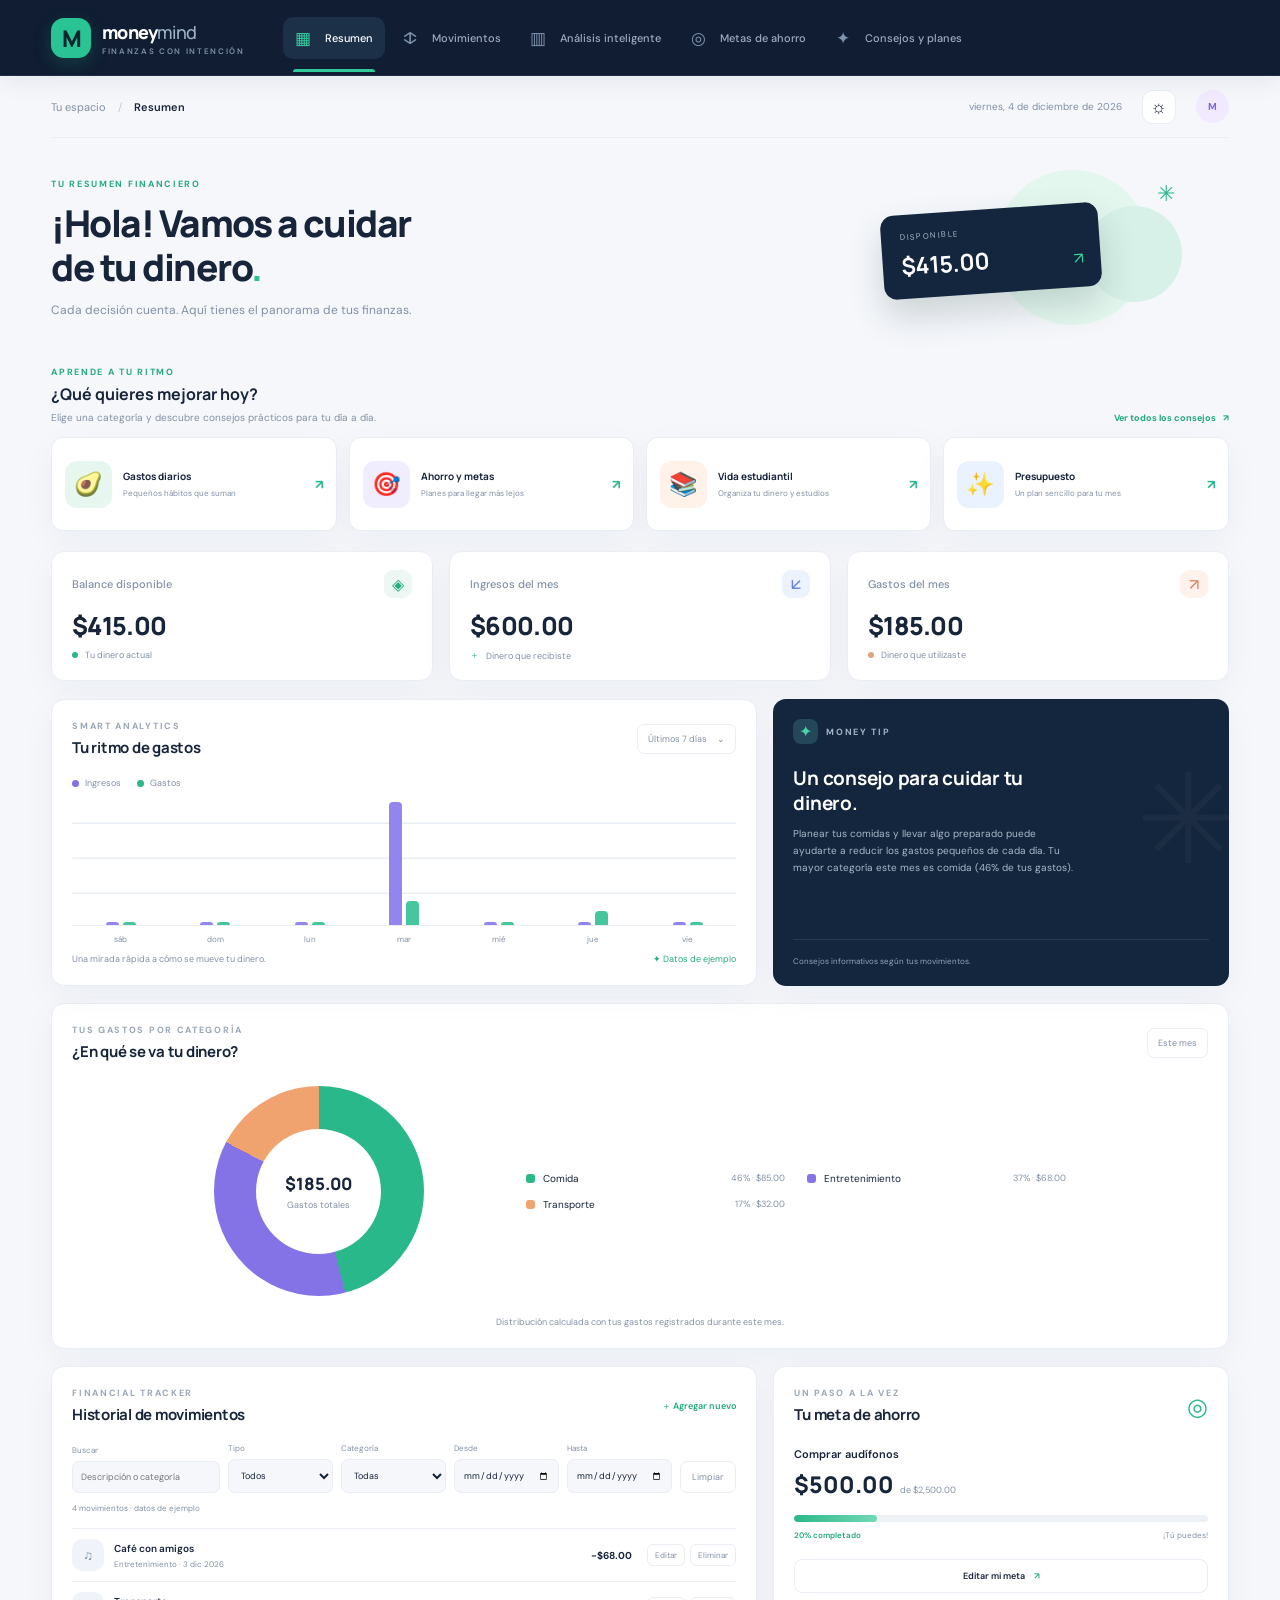
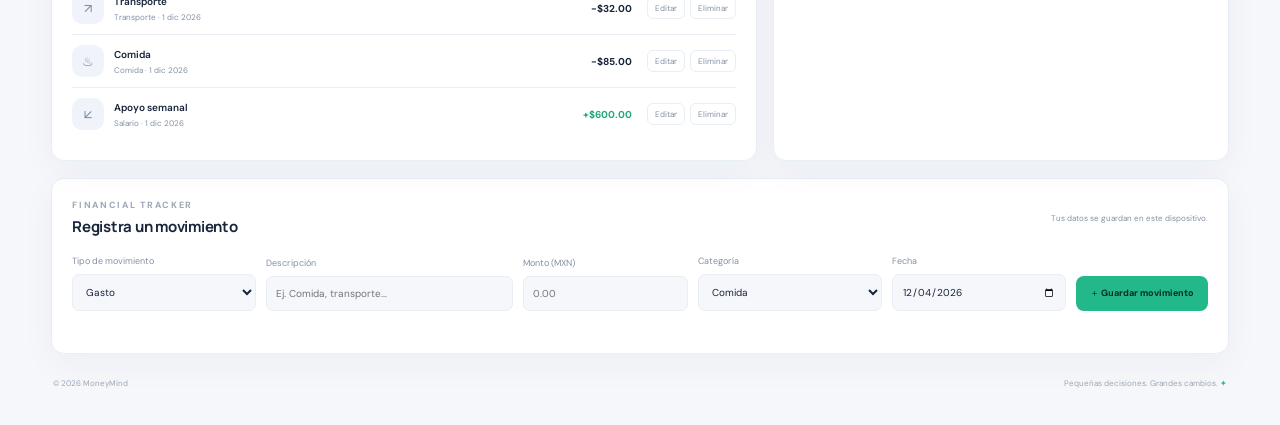
<file: index.html>
<!DOCTYPE html>
<html lang="es">
<head>
  <meta charset="UTF-8">
  <meta name="viewport" content="width=device-width, initial-scale=1.0">
  <meta name="theme-color" content="#101b2d">
  <meta name="description" content="MoneyMind: entiende tus hábitos y toma el control de tu dinero.">
  <title>MoneyMind — Tu dinero, bajo control</title>
  <link rel="preconnect" href="https://fonts.googleapis.com">
  <link rel="preconnect" href="https://fonts.gstatic.com" crossorigin>
  <link href="https://fonts.googleapis.com/css2?family=DM+Sans:wght@400;500;600;700&family=Manrope:wght@400;500;600;700;800&display=swap" rel="stylesheet">
  <link rel="stylesheet" href="css/styles.css">
</head>
<body>
  <div class="app-shell">
    <aside class="sidebar" id="sidebar">
      <a class="brand" href="#" aria-label="MoneyMind inicio">
        <span class="brand-mark">M</span>
        <span>money<span class="brand-light">mind</span><small>FINANZAS CON INTENCIÓN</small></span>
      </a>
      <div class="side-label">MENÚ PRINCIPAL</div>
      <nav class="nav-list" aria-label="Navegación principal">
        <a class="nav-item active" href="#overview"><span class="nav-icon">▦</span>Resumen <span class="nav-current"></span></a>
        <a class="nav-item" href="#transactions"><span class="nav-icon">↕</span>Movimientos</a>
        <a class="nav-item" href="#analytics"><span class="nav-icon">▥</span>Análisis inteligente</a>
        <a class="nav-item" href="#goals"><span class="nav-icon">◎</span>Metas de ahorro</a>
        <a class="nav-item" href="consejos.html"><span class="nav-icon">✦</span>Consejos y planes</a>
      </nav>
      <div class="sidebar-bottom">
        <div class="tip-card">
          <span class="tip-spark">✦</span>
          <p>Un pequeño hábito hoy puede cambiar tu futuro.</p>
          <span>— MoneyMind</span>
        </div>
        <div class="profile">
          <div class="avatar">MM</div>
          <div><strong>Mi espacio</strong><small>Cuenta personal</small></div>
          <span class="profile-dots">···</span>
        </div>
      </div>
    </aside>

    <main class="main-content" id="overview">
      <header class="topbar">
        <button class="mobile-menu" id="mobileMenu" aria-label="Abrir menú">☰</button>
        <div class="breadcrumb">Tu espacio <span>/</span> <strong>Resumen</strong></div>
        <div class="top-actions">
          <span class="date-label" id="todayLabel"></span>
          <button class="icon-button theme-toggle" id="themeToggle" aria-label="Cambiar tema" title="Cambiar tema">☼</button>
          <div class="top-avatar">M</div>
        </div>
      </header>

      <section class="welcome-row">
        <div>
          <p class="eyebrow">TU RESUMEN FINANCIERO</p>
          <h1>¡Hola! Vamos a cuidar<br class="desktop-break"> de tu dinero<span class="accent-dot">.</span></h1>
          <p class="welcome-subtitle">Cada decisión cuenta. Aquí tienes el panorama de tus finanzas.</p>
        </div>
        <div class="welcome-art" aria-hidden="true">
          <div class="art-circle circle-one"></div><div class="art-circle circle-two"></div>
          <div class="art-card"><span>DISPONIBLE</span><strong id="artBalance">$0.00</strong><i>↗</i></div>
          <span class="art-star">✳</span>
        </div>
      </section>


      <section class="explore-section" aria-label="Explora tus finanzas">
        <div class="explore-heading"><div><p class="eyebrow">APRENDE A TU RITMO</p><h2>¿Qué quieres mejorar hoy?</h2><p>Elige una categoría y descubre consejos prácticos para tu día a día.</p></div><a class="explore-all" href="consejos.html">Ver todos los consejos <span>↗</span></a></div>
        <div class="explore-grid">
          <a class="explore-card explore-food" href="consejos.html#comida"><span class="explore-visual">🥑</span><span><strong>Gastos diarios</strong><small>Pequeños hábitos que suman</small></span><b>↗</b></a>
          <a class="explore-card explore-goals" href="consejos.html#ahorro"><span class="explore-visual">🎯</span><span><strong>Ahorro y metas</strong><small>Planes para llegar más lejos</small></span><b>↗</b></a>
          <a class="explore-card explore-study" href="consejos.html#estudios"><span class="explore-visual">📚</span><span><strong>Vida estudiantil</strong><small>Organiza tu dinero y estudios</small></span><b>↗</b></a>
          <a class="explore-card explore-well" href="consejos.html#presupuesto"><span class="explore-visual">✨</span><span><strong>Presupuesto</strong><small>Un plan sencillo para tu mes</small></span><b>↗</b></a>
        </div>
      </section>

      <section class="summary-grid" aria-label="Resumen de finanzas">
        <article class="summary-card balance-card">
          <div class="card-top"><span>Balance disponible</span><span class="metric-icon">◈</span></div>
          <div class="metric-value" id="balanceValue">$0.00</div>
          <div class="metric-foot"><span class="status-dot"></span><span>Tu dinero actual</span></div>
        </article>
        <article class="summary-card">
          <div class="card-top"><span>Ingresos del mes</span><span class="metric-icon income-icon">↙</span></div>
          <div class="metric-value" id="incomeValue">$0.00</div>
          <div class="metric-foot"><span class="positive">＋</span><span>Dinero que recibiste</span></div>
        </article>
        <article class="summary-card">
          <div class="card-top"><span>Gastos del mes</span><span class="metric-icon expense-icon">↗</span></div>
          <div class="metric-value" id="expenseValue">$0.00</div>
          <div class="metric-foot"><span class="neutral-dot"></span><span>Dinero que utilizaste</span></div>
        </article>
      </section>

      <section class="content-grid">
        <article class="panel chart-panel" id="analytics">
          <div class="panel-heading">
            <div><p class="eyebrow">SMART ANALYTICS</p><h2>Tu ritmo de gastos</h2></div>
            <span class="period-pill">Últimos 7 días <span>⌄</span></span>
          </div>
          <div class="chart-legend"><span><i class="legend-dot income-legend"></i>Ingresos</span><span><i class="legend-dot expense-legend"></i>Gastos</span></div>
          <div class="chart" id="weeklyChart" aria-label="Gráfica de ingresos y gastos de los últimos siete días"></div>
          <div class="chart-foot"><span>Una mirada rápida a cómo se mueve tu dinero.</span><span class="chart-insight" id="dataStatus">✦ Datos de ejemplo</span></div>
        </article>

        <article class="panel insight-panel">
          <div class="insight-heading"><span class="insight-icon">✦</span><span class="eyebrow">MONEY TIP</span></div>
          <h2>Un consejo para cuidar tu dinero.</h2>
          <p id="insightText">Registra tus movimientos para descubrir en qué estás gastando más y encontrar oportunidades para ahorrar.</p>
          <div class="insight-bottom"><span>Consejos informativos según tus movimientos.</span></div>
        </article>
      </section>


      <section class="panel category-panel" id="categoryBreakdown">
        <div class="panel-heading">
          <div><p class="eyebrow">TUS GASTOS POR CATEGORÍA</p><h2>¿En qué se va tu dinero?</h2></div>
          <span class="period-pill">Este mes</span>
        </div>
        <div class="pie-layout">
          <div class="expense-pie" id="expensePie" role="img" aria-label="Distribución de gastos por categoría">
            <div class="pie-center"><strong id="pieTotal">$0.00</strong><span>Gastos totales</span></div>
          </div>
          <div class="pie-legend" id="pieLegend"></div>
        </div>
        <p class="pie-note" id="pieNote">La gráfica mostrará tus gastos cuando registres movimientos.</p>
      </section>

      <section class="lower-grid">
        <article class="panel transactions-panel" id="transactions">
          <div class="panel-heading">
            <div><p class="eyebrow">FINANCIAL TRACKER</p><h2>Historial de movimientos</h2></div>
            <a class="text-link" href="#addTransaction">＋ Agregar nuevo</a>
          </div>
          <div class="history-filters" aria-label="Filtros del historial">
            <label>Buscar<input id="searchFilter" type="search" placeholder="Descripción o categoría"></label>
            <label>Tipo<select id="typeFilter"><option value="all">Todos</option><option value="income">Ingresos</option><option value="expense">Gastos</option></select></label>
            <label>Categoría<select id="categoryFilter"><option value="all">Todas</option><option>Comida</option><option>Transporte</option><option>Educación</option><option>Entretenimiento</option><option>Compras</option><option>Salud</option><option>Salario</option><option>Otros</option></select></label>
            <label>Desde<input id="startDateFilter" type="date"></label>
            <label>Hasta<input id="endDateFilter" type="date"></label>
            <button class="filter-reset" id="resetFilters" type="button">Limpiar</button>
          </div>
          <div class="history-count" id="historyCount" aria-live="polite"></div>
          <div class="transaction-list" id="transactionList"></div>
          <div class="empty-state hidden" id="emptyTransactions">No hay movimientos que coincidan con los filtros.</div>
        </article>

        <article class="panel goal-panel" id="goals">
          <div class="panel-heading"><div><p class="eyebrow">UN PASO A LA VEZ</p><h2>Tu meta de ahorro</h2></div><span class="goal-symbol">◎</span></div>
          <div class="goal-name" id="goalName">Mi primera meta</div>
          <div class="goal-amount"><strong id="goalCurrent">$0</strong><span>de <span id="goalTarget">$2,500</span></span></div>
          <div class="progress-track"><div class="progress-fill" id="goalProgress"></div></div>
          <div class="goal-foot"><span id="goalPercent">0% completado</span><span>¡Tú puedes!</span></div>
          <button class="outline-button" id="editGoal">Editar mi meta <span>↗</span></button>
        </article>
      </section>

      <section class="panel add-panel" id="addTransaction">
        <div class="panel-heading">
          <div><p class="eyebrow">FINANCIAL TRACKER</p><h2>Registra un movimiento</h2></div>
          <span class="form-note">Tus datos se guardan en este dispositivo.</span>
        </div>
        <form id="transactionForm" class="transaction-form">
          <label>Tipo de movimiento<select id="type" required><option value="expense">Gasto</option><option value="income">Ingreso</option></select></label>
          <label>Descripción<input id="description" type="text" placeholder="Ej. Comida, transporte..." maxlength="50" required></label>
          <label>Monto (MXN)<input id="amount" type="number" min="0.01" step="0.01" placeholder="0.00" required></label>
          <label>Categoría<select id="category" required><option>Comida</option><option>Transporte</option><option>Educación</option><option>Entretenimiento</option><option>Compras</option><option>Salud</option><option>Salario</option><option>Otros</option></select></label>
          <label>Fecha<input id="transactionDate" type="date" required></label>
          <div class="form-actions"><button class="primary-button" id="submitTransaction" type="submit">＋ Guardar movimiento</button><button class="cancel-button hidden" id="cancelEdit" type="button">Cancelar</button></div>
        </form>
        <p class="form-feedback" id="formFeedback" role="status"></p>
      </section>

      <footer class="footer"><span>© 2026 MoneyMind</span><span>Pequeñas decisiones. Grandes cambios. <b>✦</b></span></footer>
    </main>
  </div>
  <script src="js/app.js"></script>
</body>
</html>
</file>
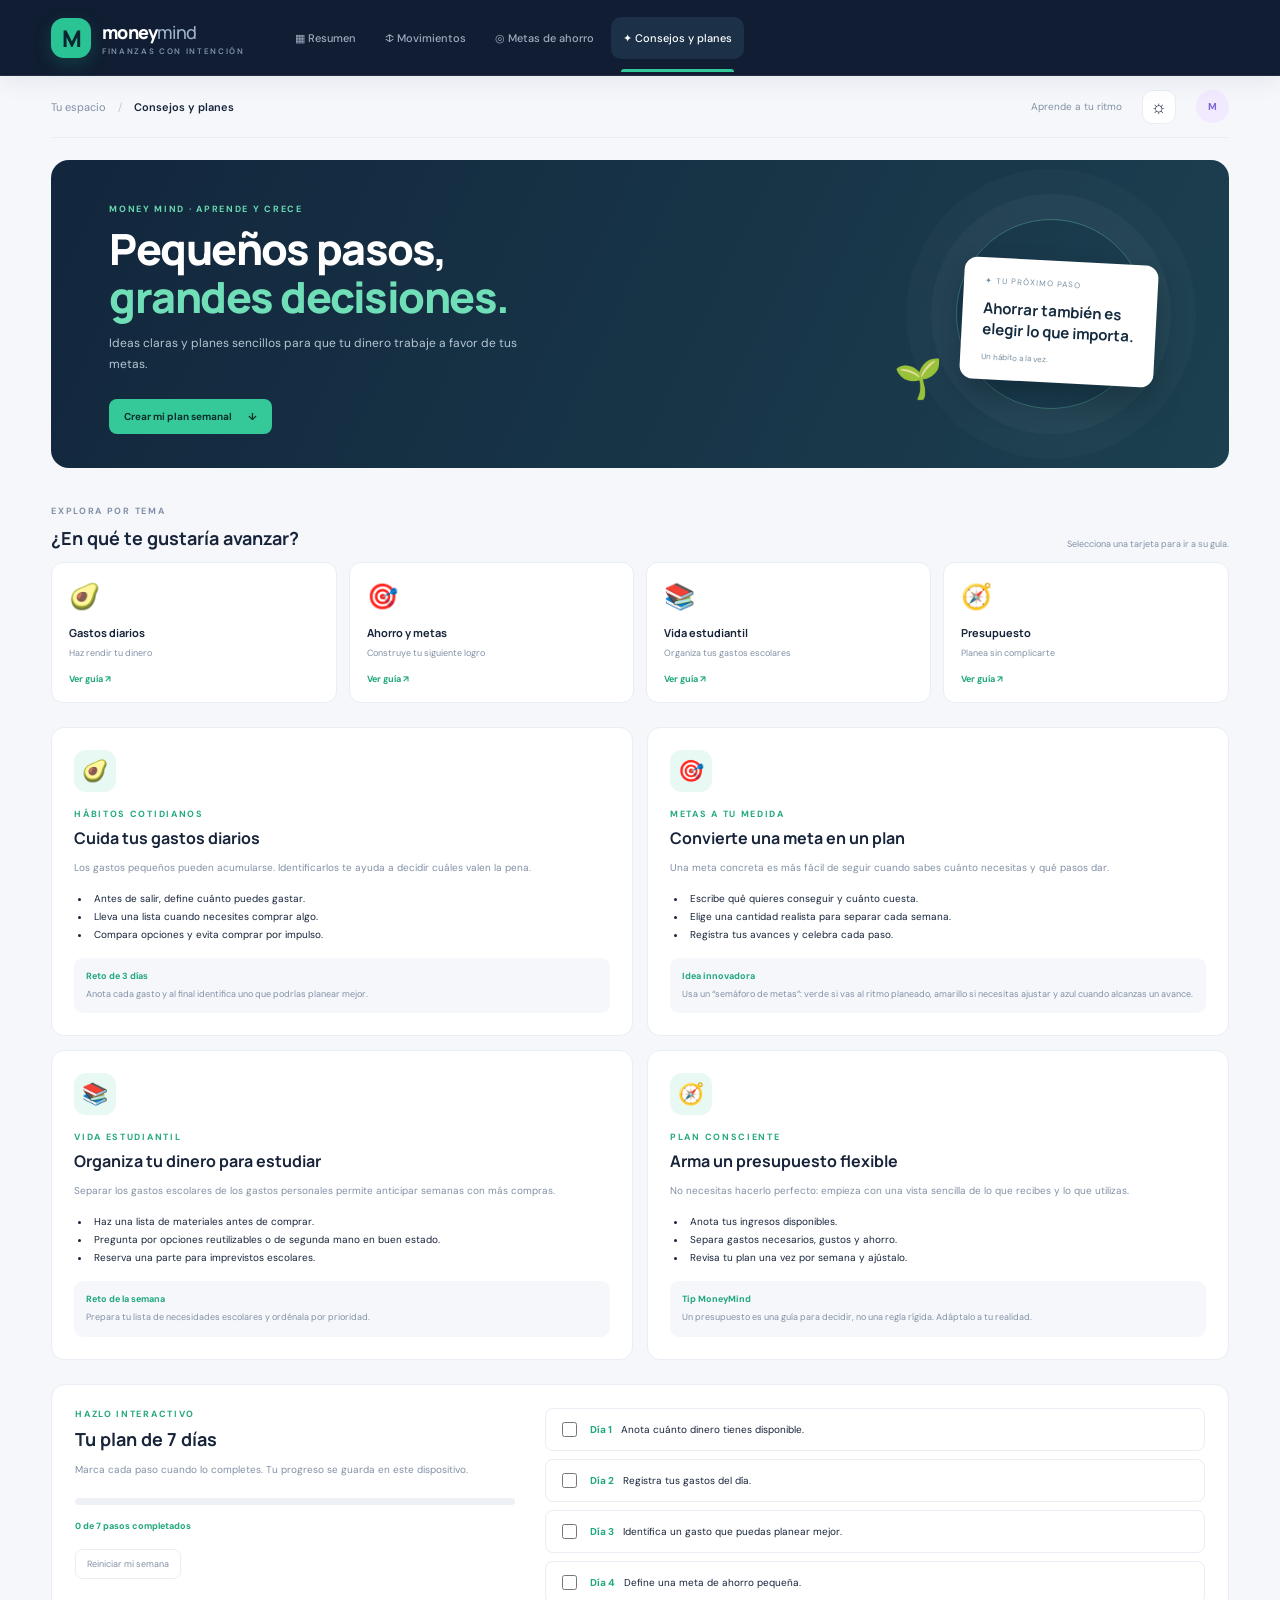
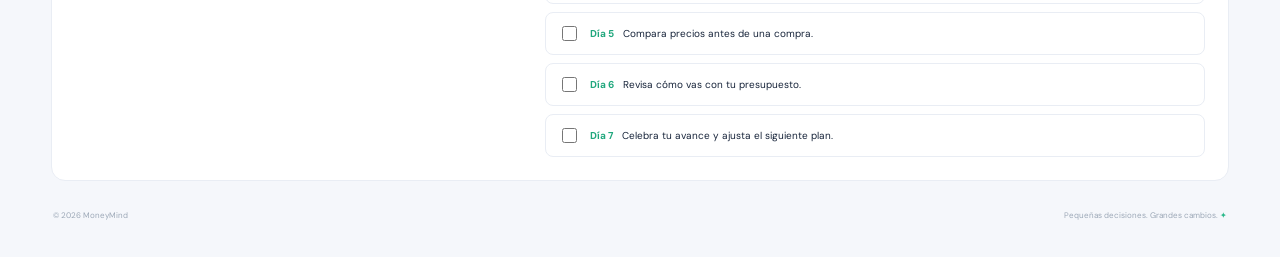
<file: consejos.html>
<!DOCTYPE html>
<html lang="es">
<head>
  <meta charset="UTF-8"><meta name="viewport" content="width=device-width, initial-scale=1.0">
  <meta name="theme-color" content="#101b2d"><meta name="description" content="Consejos y planes sencillos para aprender a administrar tu dinero con MoneyMind.">
  <title>Consejos y planes — MoneyMind</title>
  <link rel="preconnect" href="https://fonts.googleapis.com"><link rel="preconnect" href="https://fonts.gstatic.com" crossorigin>
  <link href="https://fonts.googleapis.com/css2?family=DM+Sans:wght@400;500;600;700&family=Manrope:wght@400;500;600;700;800&display=swap" rel="stylesheet">
  <link rel="stylesheet" href="css/styles.css">
</head>
<body>
  <div class="app-shell">
    <header class="sidebar tips-header">
      <a class="brand" href="index.html" aria-label="MoneyMind inicio"><span class="brand-mark">M</span><span>money<span class="brand-light">mind</span><small>FINANZAS CON INTENCIÓN</small></span></a>
      <button class="mobile-menu" id="tipsMenu" aria-label="Abrir menú">☰</button>
      <nav class="nav-list" aria-label="Navegación principal"><a class="nav-item" href="index.html">▦ Resumen</a><a class="nav-item" href="index.html#transactions">↕ Movimientos</a><a class="nav-item" href="index.html#goals">◎ Metas de ahorro</a><a class="nav-item active" href="consejos.html">✦ Consejos y planes</a></nav>
    </header>
    <main class="main-content tips-main">
      <header class="topbar"><div class="breadcrumb"><a href="index.html">Tu espacio</a> <span>/</span> <strong>Consejos y planes</strong></div><div class="top-actions"><span class="date-label">Aprende a tu ritmo</span><button class="icon-button" id="themeToggle" aria-label="Cambiar tema">☼</button><div class="top-avatar">M</div></div></header>
      <section class="tips-hero"><div><p class="eyebrow">MONEY MIND · APRENDE Y CRECE</p><h1>Pequeños pasos,<br><span>grandes decisiones.</span></h1><p>Ideas claras y planes sencillos para que tu dinero trabaje a favor de tus metas.</p><a class="hero-link" href="#plan-semanal">Crear mi plan semanal <b>↓</b></a></div><div class="tips-hero-art"><div class="hero-orbit"></div><div class="hero-note"><span>✦ TU PRÓXIMO PASO</span><strong>Ahorrar también es<br>elegir lo que importa.</strong><small>Un hábito a la vez.</small></div><span class="hero-emoji">🌱</span></div></section>
      <section class="tips-section"><div class="tips-section-heading"><div><p class="eyebrow">EXPLORA POR TEMA</p><h2>¿En qué te gustaría avanzar?</h2></div><span>Selecciona una tarjeta para ir a su guía.</span></div><div class="topic-grid"><a href="#comida" class="topic-card"><span>🥑</span><strong>Gastos diarios</strong><small>Haz rendir tu dinero</small><b>Ver guía ↗</b></a><a href="#ahorro" class="topic-card"><span>🎯</span><strong>Ahorro y metas</strong><small>Construye tu siguiente logro</small><b>Ver guía ↗</b></a><a href="#estudios" class="topic-card"><span>📚</span><strong>Vida estudiantil</strong><small>Organiza tus gastos escolares</small><b>Ver guía ↗</b></a><a href="#presupuesto" class="topic-card"><span>🧭</span><strong>Presupuesto</strong><small>Planea sin complicarte</small><b>Ver guía ↗</b></a></div></section>
      <section class="guide-grid">
        <article class="guide-card" id="comida"><div class="guide-icon">🥑</div><p class="eyebrow">HÁBITOS COTIDIANOS</p><h2>Cuida tus gastos diarios</h2><p>Los gastos pequeños pueden acumularse. Identificarlos te ayuda a decidir cuáles valen la pena.</p><ul><li>Antes de salir, define cuánto puedes gastar.</li><li>Lleva una lista cuando necesites comprar algo.</li><li>Compara opciones y evita comprar por impulso.</li></ul><div class="mini-challenge"><strong>Reto de 3 días</strong><span>Anota cada gasto y al final identifica uno que podrías planear mejor.</span></div></article>
        <article class="guide-card" id="ahorro"><div class="guide-icon">🎯</div><p class="eyebrow">METAS A TU MEDIDA</p><h2>Convierte una meta en un plan</h2><p>Una meta concreta es más fácil de seguir cuando sabes cuánto necesitas y qué pasos dar.</p><ul><li>Escribe qué quieres conseguir y cuánto cuesta.</li><li>Elige una cantidad realista para separar cada semana.</li><li>Registra tus avances y celebra cada paso.</li></ul><div class="mini-challenge"><strong>Idea innovadora</strong><span>Usa un “semáforo de metas”: verde si vas al ritmo planeado, amarillo si necesitas ajustar y azul cuando alcanzas un avance.</span></div></article>
        <article class="guide-card" id="estudios"><div class="guide-icon">📚</div><p class="eyebrow">VIDA ESTUDIANTIL</p><h2>Organiza tu dinero para estudiar</h2><p>Separar los gastos escolares de los gastos personales permite anticipar semanas con más compras.</p><ul><li>Haz una lista de materiales antes de comprar.</li><li>Pregunta por opciones reutilizables o de segunda mano en buen estado.</li><li>Reserva una parte para imprevistos escolares.</li></ul><div class="mini-challenge"><strong>Reto de la semana</strong><span>Prepara tu lista de necesidades escolares y ordénala por prioridad.</span></div></article>
        <article class="guide-card" id="presupuesto"><div class="guide-icon">🧭</div><p class="eyebrow">PLAN CONSCIENTE</p><h2>Arma un presupuesto flexible</h2><p>No necesitas hacerlo perfecto: empieza con una vista sencilla de lo que recibes y lo que utilizas.</p><ul><li>Anota tus ingresos disponibles.</li><li>Separa gastos necesarios, gustos y ahorro.</li><li>Revisa tu plan una vez por semana y ajústalo.</li></ul><div class="mini-challenge"><strong>Tip MoneyMind</strong><span>Un presupuesto es una guía para decidir, no una regla rígida. Adáptalo a tu realidad.</span></div></article>
      </section>
      <section class="weekly-plan" id="plan-semanal"><div class="plan-copy"><p class="eyebrow">HAZLO INTERACTIVO</p><h2>Tu plan de 7 días</h2><p>Marca cada paso cuando lo completes. Tu progreso se guarda en este dispositivo.</p><div class="plan-progress"><div class="progress-track"><div class="progress-fill" id="planProgress"></div></div><strong id="planCount">0 de 7 pasos</strong></div><button class="reset-plan" id="resetPlan">Reiniciar mi semana</button></div><div class="plan-checklist" id="planChecklist"><label><input type="checkbox"><span><b>Día 1</b> Anota cuánto dinero tienes disponible.</span></label><label><input type="checkbox"><span><b>Día 2</b> Registra tus gastos del día.</span></label><label><input type="checkbox"><span><b>Día 3</b> Identifica un gasto que puedas planear mejor.</span></label><label><input type="checkbox"><span><b>Día 4</b> Define una meta de ahorro pequeña.</span></label><label><input type="checkbox"><span><b>Día 5</b> Compara precios antes de una compra.</span></label><label><input type="checkbox"><span><b>Día 6</b> Revisa cómo vas con tu presupuesto.</span></label><label><input type="checkbox"><span><b>Día 7</b> Celebra tu avance y ajusta el siguiente plan.</span></label></div></section>
      <footer class="footer"><span>© 2026 MoneyMind</span><span>Pequeñas decisiones. Grandes cambios. <b>✦</b></span></footer>
    </main>
  </div>
  <style>
    .tips-hero{margin:22px 0 28px;padding:34px clamp(22px,5vw,58px);border-radius:18px;background:linear-gradient(115deg,#12263c,#1c4050);color:#fff;display:flex;align-items:center;justify-content:space-between;overflow:hidden;min-height:260px}.tips-hero .eyebrow{color:#69d8b1}.tips-hero h1{font:800 clamp(29px,4vw,43px)/1.12 Manrope;margin:10px 0;letter-spacing:-1.5px}.tips-hero h1 span{color:#70dfb8}.tips-hero p:not(.eyebrow){font-size:12px;line-height:1.7;color:#b4c7d3;max-width:430px}.hero-link{display:inline-flex;gap:16px;margin-top:13px;padding:11px 15px;border-radius:8px;background:#35c99a;color:#092d29;font-size:10px;font-weight:700}.tips-hero-art{position:relative;width:280px;height:190px;flex:0 0 280px}.hero-orbit{position:absolute;width:190px;height:190px;border:1px solid #7be2bd55;border-radius:50%;right:25px;top:0;box-shadow:0 0 0 25px #ffffff08,0 0 0 50px #ffffff05}.hero-note{position:absolute;right:15px;top:42px;padding:18px 21px;background:#fff;color:#172c40;border-radius:13px;box-shadow:0 16px 30px #06152155;transform:rotate(3deg)}.hero-note span,.hero-note small{display:block;font-size:8px;color:#7990a1;letter-spacing:1px}.hero-note strong{display:block;font:700 15px/1.4 Manrope;margin:12px 0}.hero-note small{letter-spacing:0}.hero-emoji{position:absolute;left:3px;bottom:5px;font-size:39px}.tips-section{margin-bottom:24px}.tips-section-heading{display:flex;justify-content:space-between;align-items:end;margin-bottom:12px}.tips-section-heading h2,.weekly-plan h2{font:700 18px Manrope;margin:0}.tips-section-heading>span{font-size:9px;color:var(--muted)}.topic-grid{display:grid;grid-template-columns:repeat(4,1fr);gap:12px}.topic-card{padding:17px;border:1px solid var(--line);border-radius:12px;background:var(--surface);display:flex;flex-direction:column;align-items:flex-start;gap:7px;transition:.2s}.topic-card:hover{transform:translateY(-3px);border-color:#2ab889}.topic-card>span{font-size:25px;margin-bottom:5px}.topic-card strong{font:700 11px Manrope}.topic-card small{font-size:9px;color:var(--muted)}.topic-card b{font-size:9px;color:#20a77d;margin-top:7px}.guide-grid{display:grid;grid-template-columns:repeat(2,minmax(0,1fr));gap:14px;margin-bottom:24px}.guide-card{padding:22px;border:1px solid var(--line);border-radius:13px;background:var(--surface);scroll-margin-top:95px}.guide-icon{height:42px;width:42px;display:grid;place-items:center;border-radius:12px;background:#e8f8f2;font-size:21px;margin-bottom:16px}.guide-card .eyebrow{margin:0 0 7px;color:#25a981}.guide-card h2{font:700 16px Manrope;margin:0 0 8px}.guide-card>p:not(.eyebrow){font-size:10px;line-height:1.7;color:var(--muted)}.guide-card ul{padding-left:17px;margin:14px 0}.guide-card li{font-size:10px;line-height:1.8;color:var(--text);padding-left:3px}.mini-challenge{padding:12px;border-radius:9px;background:var(--bg);display:grid;gap:5px}.mini-challenge strong{font-size:9px;color:#20a77d}.mini-challenge span{font-size:9px;line-height:1.6;color:var(--muted)}.weekly-plan{padding:23px;border:1px solid var(--line);border-radius:14px;background:var(--surface);display:grid;grid-template-columns:.8fr 1.2fr;gap:30px;margin-bottom:20px}.weekly-plan .eyebrow{color:#24a77e;margin:0 0 7px}.plan-copy>p:not(.eyebrow){font-size:10px;line-height:1.7;color:var(--muted)}.plan-progress{margin-top:20px}.plan-progress .progress-track{margin:0 0 8px}.plan-progress strong{font-size:9px;color:#20a77d}.reset-plan{margin-top:15px;padding:8px 11px;border:1px solid var(--line);border-radius:7px;background:transparent;color:var(--muted);font-size:9px;cursor:pointer}.plan-checklist{display:grid;gap:8px}.plan-checklist label{display:flex;align-items:center;gap:10px;padding:10px 12px;border:1px solid var(--line);border-radius:8px;font-size:10px;cursor:pointer}.plan-checklist input{accent-color:#25b889;width:15px;height:15px}.plan-checklist b{color:#20a77d;margin-right:6px}.plan-checklist input:checked+span{text-decoration:line-through;color:var(--muted)}.dark .guide-icon{background:#1d3c3b}.dark .mini-challenge{background:#0e1a2b}.dark .tips-hero{background:linear-gradient(115deg,#091523,#173b42)}
    @media(max-width:900px){.topic-grid{grid-template-columns:repeat(2,1fr)}.tips-hero-art{transform:scale(.85);transform-origin:right center;margin-left:-25px}}
    @media(max-width:760px){.tips-header{position:relative}.tips-header .nav-list{display:none}.tips-header.open .nav-list{display:flex;position:absolute;top:63px;left:0;right:0;padding:12px 15px;background:var(--navy);flex-direction:column;align-items:stretch;z-index:20}.tips-header.open .nav-item{height:42px}.tips-hero{padding:25px 20px;min-height:230px}.tips-hero-art{display:none}.tips-section-heading{display:block}.tips-section-heading>span{display:block;margin-top:6px}.guide-grid{grid-template-columns:1fr}.weekly-plan{grid-template-columns:1fr;gap:18px}.tips-main{padding-inline:16px}}
    @media(max-width:390px){.topic-grid{grid-template-columns:1fr 1fr}.topic-card{padding:12px}.tips-hero h1{font-size:29px}}
  </style>
  <script>
    const PLAN_KEY='moneymind_weekly_plan_v1';
    const checks=[...document.querySelectorAll('#planChecklist input')];
    function updatePlan(){const count=checks.filter(x=>x.checked).length;document.querySelector('#planProgress').style.width=(count/7*100)+'%';document.querySelector('#planCount').textContent=count+' de 7 pasos completados';localStorage.setItem(PLAN_KEY,JSON.stringify(checks.map(x=>x.checked)));}
    try{const saved=JSON.parse(localStorage.getItem(PLAN_KEY)||'[]');checks.forEach((x,i)=>x.checked=!!saved[i]);}catch{}
    checks.forEach(x=>x.addEventListener('change',updatePlan));
    document.querySelector('#resetPlan').addEventListener('click',()=>{checks.forEach(x=>x.checked=false);updatePlan();});updatePlan();
    document.querySelector('#tipsMenu').addEventListener('click',()=>document.querySelector('.tips-header').classList.toggle('open'));
    document.querySelector('#themeToggle').addEventListener('click',()=>{document.body.classList.toggle('dark');localStorage.setItem('moneymind_theme_v1',document.body.classList.contains('dark')?'dark':'light');});
    if(localStorage.getItem('moneymind_theme_v1')==='dark')document.body.classList.add('dark');
  </script>
</body>
</html>
</file>
<file: css/styles.css>
:root{font-family:"DM Sans",sans-serif;color:#17243a;background:#f5f7fb;font-synthesis:none;text-rendering:optimizeLegibility;--bg:#f5f7fb;--surface:#fff;--text:#17243a;--muted:#8290a5;--line:#e9edf4;--navy:#101d32;--green:#28b889;--green-soft:#e8f8f2;--purple:#8373e6;--shadow:0 10px 35px rgba(24,43,75,.045)}
*{box-sizing:border-box}html{scroll-behavior:smooth}body{margin:0;background:var(--bg);color:var(--text);transition:background .25s,color .25s}button,input,select{font:inherit}button,a{-webkit-tap-highlight-color:transparent}a{color:inherit;text-decoration:none}.app-shell{min-height:100vh}.sidebar{width:248px;background:var(--navy);color:#fff;position:fixed;inset:0 auto 0 0;padding:30px 19px 20px;display:flex;flex-direction:column;z-index:10}.brand{display:flex;align-items:center;gap:11px;font:800 19px Manrope,sans-serif;letter-spacing:-.8px;margin:0 0 52px 7px}.brand-mark{height:39px;width:39px;border-radius:13px;background:#2ac394;color:#0c2630;display:grid;place-items:center;font:800 23px Manrope;box-shadow:0 6px 18px #20b78935}.brand-light{font-weight:500;color:#9fb2c7}.brand small{display:block;font:600 8px "DM Sans";letter-spacing:1.65px;color:#7f91a8;margin-top:2px}.side-label,.eyebrow{font-size:9px;font-weight:700;letter-spacing:1.7px;color:var(--muted)}.side-label{color:#71829b;margin:0 0 15px 12px}.nav-list{display:grid;gap:7px}.nav-item{height:47px;display:flex;align-items:center;gap:13px;padding:0 13px;border-radius:10px;color:#9eacc0;font-size:12px;font-weight:500;position:relative;transition:.2s}.nav-item:hover{background:#ffffff0c;color:white}.nav-item.active{background:#1c3048;color:#fff}.nav-item.active:before{content:"";position:absolute;left:-19px;height:24px;width:3px;background:#31c99a;border-radius:0 4px 4px 0}.nav-icon{font-size:17px;width:17px;text-align:center;color:#7f93ad}.active .nav-icon{color:#36d1a1}.nav-current{margin-left:auto;width:5px;height:5px;background:#35c99b;border-radius:50%}.soon{font-size:7px;letter-spacing:.7px;background:#35425a;color:#aab8cb;padding:4px 5px;border-radius:4px;margin-left:auto}.sidebar-bottom{margin-top:auto}.tip-card{padding:17px 15px;background:linear-gradient(135deg,#1c3449,#1b2a42);border:1px solid #ffffff0c;border-radius:12px;margin-bottom:19px}.tip-spark{color:#36d1a1;font-size:18px}.tip-card p{font:600 12px/1.6 Manrope;margin:9px 0;color:#e2eaf3}.tip-card>span:last-child{font-size:9px;color:#8297ad}.profile{border-top:1px solid #ffffff15;padding:18px 3px 0;display:flex;align-items:center;gap:10px}.avatar,.top-avatar{height:33px;width:33px;border-radius:50%;display:grid;place-items:center;background:#d9f5e9;color:#178760;font-size:10px;font-weight:700}.profile strong,.profile small{display:block}.profile strong{font-size:11px}.profile small{font-size:9px;color:#8497ae;margin-top:3px}.profile-dots{margin-left:auto;color:#8da0b6;font-size:20px}.main-content{margin-left:248px;padding:0 43px 24px;max-width:1640px}.topbar{height:77px;display:flex;align-items:center;justify-content:space-between;border-bottom:1px solid var(--line)}.breadcrumb{font-size:11px;color:var(--muted)}.breadcrumb span{padding:0 9px;color:#c1c9d4}.breadcrumb strong{color:var(--text);font-weight:600}.top-actions{display:flex;align-items:center;gap:20px}.date-label{font-size:10px;color:var(--muted)}.icon-button{height:34px;width:34px;border:1px solid var(--line);border-radius:10px;background:var(--surface);color:var(--text);cursor:pointer;font-size:18px}.top-avatar{background:#f2eaff;color:#8065d7}.mobile-menu{display:none}.welcome-row{min-height:220px;display:flex;align-items:center;justify-content:space-between;position:relative;overflow:hidden}.welcome-row .eyebrow{color:#27a982;margin:0 0 12px}.welcome-row h1{font:800 clamp(28px,3vw,37px)/1.18 Manrope,sans-serif;letter-spacing:-1.5px;margin:0;color:var(--text)}.accent-dot{color:#2ac394}.welcome-subtitle{font-size:12px;color:var(--muted);margin:13px 0 0}.welcome-art{height:170px;width:330px;position:relative;margin-right:4%;}.art-circle{position:absolute;border-radius:50%;background:#e4f7ef}.circle-one{height:155px;width:155px;right:32px;top:7px}.circle-two{height:96px;width:96px;right:0;top:43px;background:#d7f0e8}.art-card{position:absolute;top:46px;left:30px;width:218px;padding:17px 19px;background:#14263d;color:white;border-radius:13px;box-shadow:0 17px 35px #183c3730;transform:rotate(-4deg)}.art-card span{display:block;font-size:8px;letter-spacing:1.5px;color:#a6b9c9}.art-card strong{display:block;font:700 23px Manrope;margin-top:8px}.art-card i{position:absolute;right:17px;bottom:18px;color:#3bd2a0;font-style:normal}.art-star{position:absolute;right:7px;top:16px;color:#28b889;font-size:22px}.summary-grid{display:grid;grid-template-columns:repeat(3,1fr);gap:16px;margin-bottom:18px}.summary-card,.panel{background:var(--surface);border:1px solid var(--line);border-radius:13px;box-shadow:var(--shadow)}.summary-card{padding:18px 20px;min-height:124px}.card-top{display:flex;align-items:center;justify-content:space-between;font-size:11px;color:var(--muted);font-weight:500}.metric-icon{height:28px;width:28px;display:grid;place-items:center;border-radius:9px;background:#edf8f4;color:#25ae83;font-size:16px}.income-icon{background:#edf2ff;color:#6d81dc}.expense-icon{background:#fff2ed;color:#e18b65}.metric-value{font:800 25px Manrope;letter-spacing:-.7px;margin:10px 0 6px}.metric-foot{display:flex;align-items:center;gap:7px;font-size:9px;color:var(--muted)}.status-dot,.neutral-dot{width:6px;height:6px;border-radius:50%;background:#2ab889}.neutral-dot{background:#e6a17d}.positive{color:#2ab889;font-weight:700}.content-grid{display:grid;grid-template-columns:1.55fr 1fr;gap:16px;margin-bottom:17px}.panel{padding:20px}.panel-heading{display:flex;align-items:center;justify-content:space-between;gap:12px}.panel-heading .eyebrow{margin:0 0 5px;color:#9aa7b8}.panel h2{font:700 15px Manrope;margin:0;letter-spacing:-.25px}.period-pill{font-size:9px;color:var(--muted);padding:8px 10px;border:1px solid var(--line);border-radius:7px}.period-pill span{margin-left:8px}.chart-legend{display:flex;gap:16px;margin-top:19px;font-size:9px;color:var(--muted)}.chart-legend span{display:flex;align-items:center;gap:6px}.legend-dot{height:7px;width:7px;border-radius:50%;display:inline-block}.income-legend{background:#8373e6}.expense-legend{background:#2ab889}.chart{height:137px;display:flex;align-items:flex-end;justify-content:space-around;gap:13px;padding:13px 8px 0;border-bottom:1px solid var(--line);background:repeating-linear-gradient(to bottom,transparent 0,transparent 33px,var(--line) 34px,var(--line) 35px)}.chart-day{height:100%;display:flex;align-items:flex-end;gap:4px;position:relative;flex:1;justify-content:center}.chart-bar{width:min(13px,38%);border-radius:4px 4px 0 0;min-height:3px;transition:height .3s}.chart-bar.income{background:#9285ed}.chart-bar.expense{background:#46c69c}.chart-day small{position:absolute;bottom:-19px;font-size:8px;color:var(--muted)}.chart-foot{display:flex;justify-content:space-between;gap:10px;margin-top:27px;font-size:9px;color:var(--muted)}.chart-insight{color:#24a77e}.insight-panel{background:#14263d;color:white;position:relative;overflow:hidden;border:0;display:flex;flex-direction:column;min-height:250px}.insight-panel:after{content:"✳";position:absolute;right:-12px;top:40px;font-size:125px;color:#ffffff08}.insight-heading{display:flex;align-items:center;gap:8px}.insight-heading .eyebrow{color:#a2b4c6;margin:0}.insight-icon{height:25px;width:25px;display:grid;place-items:center;border-radius:8px;background:#25475a;color:#49d4a5}.live-tag{font-size:7px;color:#5bd6aa;margin-left:auto;letter-spacing:.7px}.insight-panel h2{font:700 19px/1.3 Manrope;margin:22px 0 10px;max-width:250px;position:relative;z-index:1}.insight-panel>p{font-size:10px;line-height:1.7;color:#a9b9ca;margin:0;max-width:280px;position:relative;z-index:1}.insight-bottom{margin-top:auto;padding-top:16px;border-top:1px solid #ffffff18;display:flex;align-items:center;justify-content:space-between;font-size:8px;color:#91a5b9}.insight-arrow{font-size:16px;color:#48d3a4}.lower-grid{display:grid;grid-template-columns:1.55fr 1fr;gap:16px;margin-bottom:17px}.text-link{font-size:9px;color:#20a77d;font-weight:600}.transaction-list{margin-top:15px}.transaction-row{display:flex;align-items:center;padding:10px 0;border-top:1px solid var(--line);gap:10px}.transaction-icon{width:32px;height:32px;border-radius:10px;background:#f0f4fa;display:grid;place-items:center;color:#7788a1;font-size:13px}.transaction-meta{flex:1;min-width:0}.transaction-meta strong,.transaction-meta small{display:block}.transaction-meta strong{font-size:10px;font-weight:600}.transaction-meta small{font-size:8px;color:var(--muted);margin-top:4px}.transaction-amount{font-size:10px;font-weight:700;white-space:nowrap}.transaction-amount.income{color:#20a77d}.transaction-amount.expense{color:var(--text)}.empty-state{padding:25px 0;text-align:center;color:var(--muted);font-size:10px}.hidden{display:none!important}.goal-symbol{font-size:24px;color:#28b889}.goal-name{font-size:11px;font-weight:600;margin:22px 0 7px}.goal-amount{display:flex;align-items:baseline;gap:6px}.goal-amount strong{font:800 23px Manrope}.goal-amount>span{font-size:9px;color:var(--muted)}.progress-track{height:7px;border-radius:20px;background:#edf1f5;margin:15px 0 8px;overflow:hidden}.progress-fill{height:100%;width:0;background:linear-gradient(90deg,#2ab889,#73d8b5);border-radius:20px;transition:width .3s}.goal-foot{display:flex;justify-content:space-between;font-size:8px;color:var(--muted)}.goal-foot span:first-child{color:#23a77e;font-weight:600}.outline-button{width:100%;margin-top:19px;padding:10px;border:1px solid var(--line);border-radius:8px;background:transparent;color:var(--text);font-size:9px;font-weight:600;cursor:pointer}.outline-button span{margin-left:7px;color:#24aa80}.add-panel{margin-bottom:15px}.form-note{font-size:8px;color:var(--muted)}.transaction-form{display:grid;grid-template-columns:1fr 1.4fr 1fr 1fr auto;align-items:end;gap:10px;margin-top:18px}.transaction-form label{font-size:9px;color:var(--muted);display:grid;gap:7px}.transaction-form input,.transaction-form select{width:100%;min-width:0;border:1px solid var(--line);border-radius:7px;background:var(--bg);color:var(--text);padding:10px 9px;font-size:10px;outline:none}.transaction-form input:focus,.transaction-form select:focus{border-color:#2ab889;box-shadow:0 0 0 3px #2ab88918}.primary-button{border:0;border-radius:8px;padding:11px 14px;background:#22b889;color:#062c25;font-size:9px;font-weight:700;white-space:nowrap;cursor:pointer;transition:.2s}.primary-button:hover{background:#42d0a1;transform:translateY(-1px)}.form-feedback{font-size:9px;color:#20a77d;margin:10px 0 0;min-height:12px}.footer{display:flex;justify-content:space-between;padding:9px 2px;font-size:8px;color:#9ba7b6}.footer b{color:#28b889}
body.dark{--bg:#0d1726;--surface:#142238;--text:#e9f0f7;--muted:#91a1b5;--line:#26374d;--shadow:0 10px 35px #0002}.dark .summary-card,.dark .panel{box-shadow:none}.dark .welcome-row h1{color:var(--text)}.dark .art-circle{background:#1d3a42}.dark .circle-two{background:#24474b}.dark .art-card{background:#091523}.dark .metric-icon{background:#1d3c3b}.dark .income-icon{background:#252f4d}.dark .expense-icon{background:#49352f}.dark .transaction-icon{background:#203149}.dark .progress-track{background:#26374d}.dark .transaction-form input,.dark .transaction-form select{background:#0e1a2b}.dark .icon-button{background:var(--surface)}
@media(min-width:1500px){.main-content{padding-left:60px;padding-right:60px}.summary-card{min-height:135px}.chart{height:155px}}
@media(max-width:1100px){.main-content{padding:0 25px 22px}.sidebar{width:220px}.main-content{margin-left:220px}.transaction-form{grid-template-columns:repeat(2,1fr)}.transaction-form .primary-button{grid-column:span 2}.welcome-art{margin-right:0}}
@media(max-width:760px){.sidebar{transform:translateX(-100%);transition:transform .25s;width:250px;box-shadow:15px 0 35px #0002}.sidebar.open{transform:translateX(0)}.main-content{margin-left:0;padding:0 17px 20px}.topbar{height:62px}.mobile-menu{display:block;border:0;background:transparent;color:var(--text);font-size:19px;padding:5px 9px 5px 0}.breadcrumb{margin-right:auto}.top-actions{gap:10px}.date-label{display:none}.welcome-row{min-height:180px}.welcome-row h1{font-size:29px}.welcome-subtitle{font-size:10px;max-width:270px;line-height:1.5}.welcome-art{width:145px;transform:scale(.7);transform-origin:center right;margin-left:-25px}.summary-grid{gap:8px}.summary-card{padding:13px 11px;min-height:105px}.card-top{font-size:9px;gap:4px}.metric-icon{width:23px;height:23px}.metric-value{font-size:18px}.metric-foot{font-size:8px}.content-grid,.lower-grid{grid-template-columns:1fr}.insight-panel{min-height:220px}.chart-panel{min-height:240px}.panel{padding:16px}.transaction-form{grid-template-columns:1fr 1fr}.transaction-form .primary-button{grid-column:span 2}.footer{gap:10px;line-height:1.5}.desktop-break{display:none}}
@media(max-width:390px){.welcome-art{display:none}.summary-grid{grid-template-columns:1fr}.summary-card{min-height:90px}.summary-card .metric-value{margin:6px 0}.transaction-form{grid-template-columns:1fr}.transaction-form .primary-button{grid-column:auto}.form-note{display:none}.panel-heading h2{font-size:14px}}

/* Financial Tracker v2 */
.history-filters{display:grid;grid-template-columns:1.5fr repeat(4,minmax(105px,1fr)) auto;gap:8px;align-items:end;margin:18px 0 10px}
.history-filters label{display:grid;gap:6px;min-width:0;font-size:8px;color:var(--muted)}
.history-filters input,.history-filters select{width:100%;min-width:0;padding:9px 8px;border:1px solid var(--line);border-radius:7px;background:var(--bg);color:var(--text);font-size:9px;outline:none}
.history-filters input:focus,.history-filters select:focus{border-color:#2ab889;box-shadow:0 0 0 3px #2ab88918}
.filter-reset,.cancel-button{padding:9px 11px;border:1px solid var(--line);border-radius:7px;background:transparent;color:var(--muted);font-size:9px;cursor:pointer}
.history-count{font-size:8px;color:var(--muted);margin:8px 0}
.transaction-row{min-width:0}
.transaction-actions{display:flex;gap:5px;margin-left:5px}
.transaction-action{border:1px solid var(--line);background:transparent;color:var(--muted);border-radius:6px;padding:5px 7px;font-size:8px;cursor:pointer}
.transaction-action:hover{border-color:#2ab889;color:#20a77d}
.transaction-action.delete:hover{border-color:#e49b83;color:#d16d4d}
.form-actions{display:flex;gap:7px;align-items:center}
.form-actions .primary-button{flex:1}
.cancel-button{white-space:nowrap;color:var(--text)}
.transaction-form{grid-template-columns:1fr 1.35fr .9fr 1fr .95fr auto}
@media(max-width:1100px){.transaction-form{grid-template-columns:repeat(3,1fr)}.transaction-form .form-actions{grid-column:span 3}.history-filters{grid-template-columns:repeat(3,minmax(0,1fr))}}
@media(max-width:760px){.transaction-form{grid-template-columns:1fr 1fr}.transaction-form .form-actions{grid-column:span 2}.history-filters{grid-template-columns:1fr 1fr}.history-filters label:first-child{grid-column:span 2}.transaction-row{flex-wrap:wrap}.transaction-actions{margin-left:auto}}
@media(max-width:390px){.transaction-form{grid-template-columns:1fr}.transaction-form .form-actions{grid-column:auto}.history-filters{grid-template-columns:1fr}.history-filters label:first-child{grid-column:auto}}

/* Distribución de gastos por categoría */
.category-panel{margin-bottom:17px}
.pie-layout{display:flex;align-items:center;justify-content:center;gap:clamp(35px,8vw,110px);padding:24px 10px 8px}
.expense-pie{width:210px;height:210px;flex:0 0 210px;border-radius:50%;display:grid;place-items:center;background:conic-gradient(var(--line) 0deg 360deg);position:relative}
.pie-center{width:125px;height:125px;border-radius:50%;background:var(--surface);display:flex;flex-direction:column;align-items:center;justify-content:center;position:relative}
.pie-center strong{font:800 17px Manrope;color:var(--text);max-width:110px;overflow:hidden;text-overflow:ellipsis}
.pie-center span{font-size:9px;color:var(--muted);margin-top:4px}
.pie-legend{display:grid;grid-template-columns:repeat(2,minmax(120px,1fr));gap:13px 22px;max-width:540px;flex:1}
.pie-legend-item{display:flex;align-items:center;gap:8px;min-width:0;font-size:10px;color:var(--text)}
.pie-legend-dot{width:9px;height:9px;border-radius:3px;flex:0 0 9px}
.pie-legend-name{overflow:hidden;text-overflow:ellipsis;white-space:nowrap;flex:1}
.pie-legend-value{font-size:9px;color:var(--muted);white-space:nowrap}
.pie-note{font-size:9px;color:var(--muted);text-align:center;margin:12px 0 0}
.insight-panel{min-height:250px}
.insight-bottom{justify-content:flex-start}
@media(max-width:760px){.pie-layout{flex-direction:column;gap:22px}.pie-legend{width:100%;grid-template-columns:repeat(2,minmax(0,1fr));gap:12px}.expense-pie{width:190px;height:190px;flex-basis:190px}.pie-center{width:112px;height:112px}}


/* MoneyMind — navegación superior y explorador */
.sidebar{position:sticky;inset:0 0 auto;width:100%;height:auto;min-height:76px;padding:13px clamp(18px,4vw,58px);display:flex;flex-direction:row;align-items:center;gap:clamp(18px,3vw,46px);box-shadow:0 5px 24px #10213a12;border-bottom:1px solid #ffffff12}
.brand{flex:0 0 auto;margin:0;font-size:18px}.brand-mark{height:40px;width:40px}.side-label,.sidebar-bottom{display:none}.nav-list{display:flex;align-items:center;gap:5px;flex:1}.nav-item{height:42px;padding:0 12px;font-size:11px;white-space:nowrap}.nav-item.active:before{left:10px;right:10px;top:auto;bottom:-13px;width:auto;height:3px;border-radius:4px 4px 0 0}.nav-current{display:none}.main-content{margin-left:0;padding:0 clamp(18px,4vw,58px) 28px;max-width:1680px;margin-inline:auto}.topbar{height:62px}.mobile-menu{display:none}
.explore-section{margin:8px 0 20px}.explore-heading{display:flex;justify-content:space-between;align-items:end;gap:16px;margin-bottom:13px}.explore-heading .eyebrow{margin:0 0 5px;color:#26a981}.explore-heading h2{font:700 16px Manrope;margin:0}.explore-heading p:not(.eyebrow){font-size:10px;color:var(--muted);margin:6px 0 0}.explore-all{font-size:9px;color:#20a77d;font-weight:700;white-space:nowrap}.explore-all span{margin-left:5px}.explore-grid{display:grid;grid-template-columns:repeat(4,minmax(0,1fr));gap:12px}.explore-card{min-height:94px;padding:13px;display:flex;align-items:center;gap:11px;border:1px solid var(--line);border-radius:12px;background:var(--surface);box-shadow:var(--shadow);transition:transform .2s,border-color .2s}.explore-card:hover{transform:translateY(-3px);border-color:#31bd91}.explore-visual{height:47px;width:47px;flex:0 0 47px;border-radius:12px;display:grid;place-items:center;font-size:23px;background:#e7f7f0}.explore-goals .explore-visual{background:#f0edff}.explore-study .explore-visual{background:#fff2e8}.explore-well .explore-visual{background:#eaf2ff}.explore-card strong,.explore-card small{display:block}.explore-card strong{font:700 10px Manrope}.explore-card small{font-size:8px;color:var(--muted);margin-top:5px;line-height:1.4}.explore-card b{margin-left:auto;color:#2ab889;font-size:13px}.dark .explore-card{box-shadow:none}.dark .explore-visual{background:#1d3c3b}.dark .explore-goals .explore-visual{background:#302c50}.dark .explore-study .explore-visual{background:#49372f}.dark .explore-well .explore-visual{background:#263852}
@media(max-width:900px){.sidebar{gap:16px;padding-inline:18px}.nav-list{gap:2px}.nav-item{padding:0 8px;font-size:10px}.explore-grid{grid-template-columns:repeat(2,minmax(0,1fr))}}
@media(max-width:760px){.sidebar{position:relative;min-height:64px;padding:11px 16px;display:flex;justify-content:space-between}.brand{margin:0}.nav-list{display:none}.mobile-menu{display:block;position:absolute;right:16px;top:15px;background:#ffffff12;color:white;border:1px solid #ffffff20;border-radius:8px;padding:7px 10px;font-size:16px}.sidebar.open .nav-list{display:flex;position:absolute;top:63px;left:0;right:0;padding:12px 15px;background:var(--navy);flex-direction:column;align-items:stretch;z-index:20;box-shadow:0 14px 20px #0002}.sidebar.open .nav-item{height:42px}.nav-item.active:before{left:0;top:9px;bottom:9px;width:3px;height:auto}.main-content{padding-inline:16px}.topbar{height:54px}.explore-heading{align-items:start;flex-direction:column}.explore-grid{gap:8px}.explore-card{padding:10px;min-height:84px;gap:8px}.explore-visual{width:38px;height:38px;flex-basis:38px;font-size:19px}.explore-card small{font-size:7px}.welcome-row{min-height:170px}}
@media(max-width:390px){.explore-grid{grid-template-columns:1fr}.explore-card{min-height:72px}.explore-heading h2{font-size:15px}}
</file>
